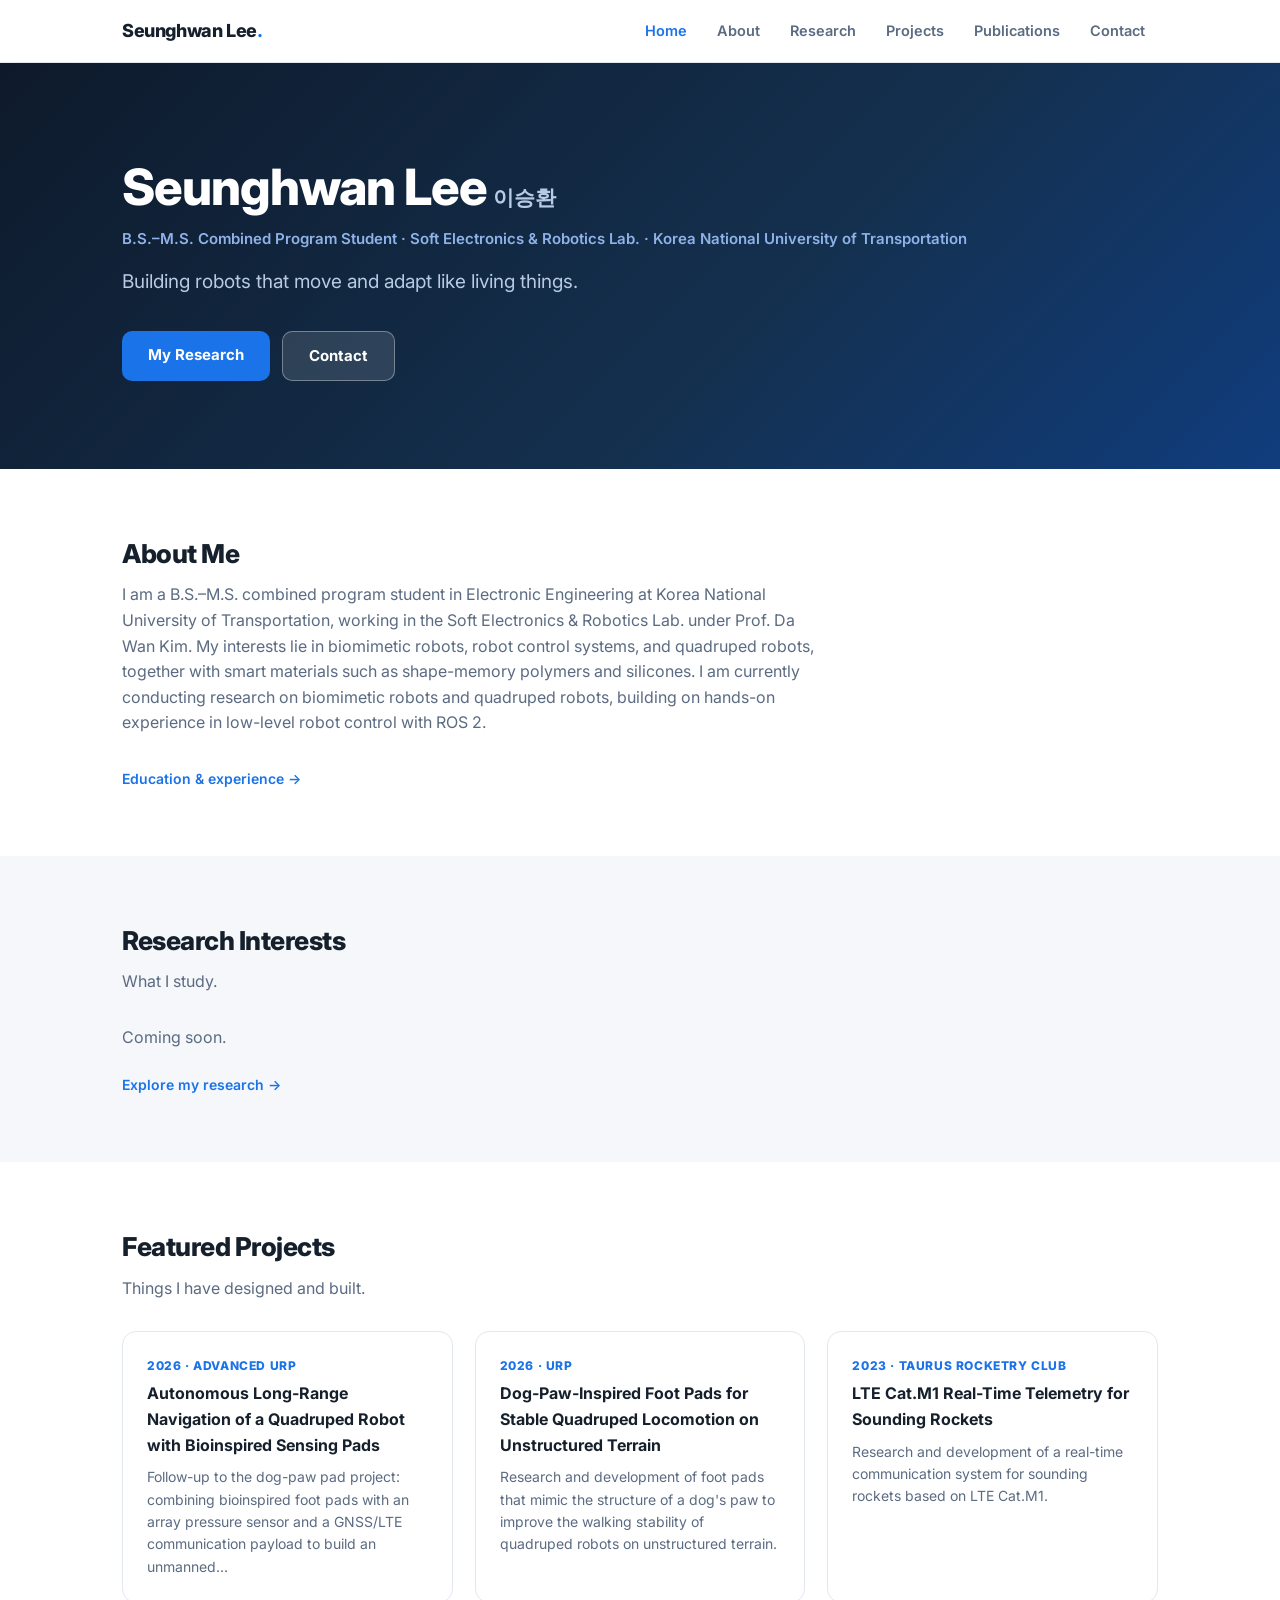
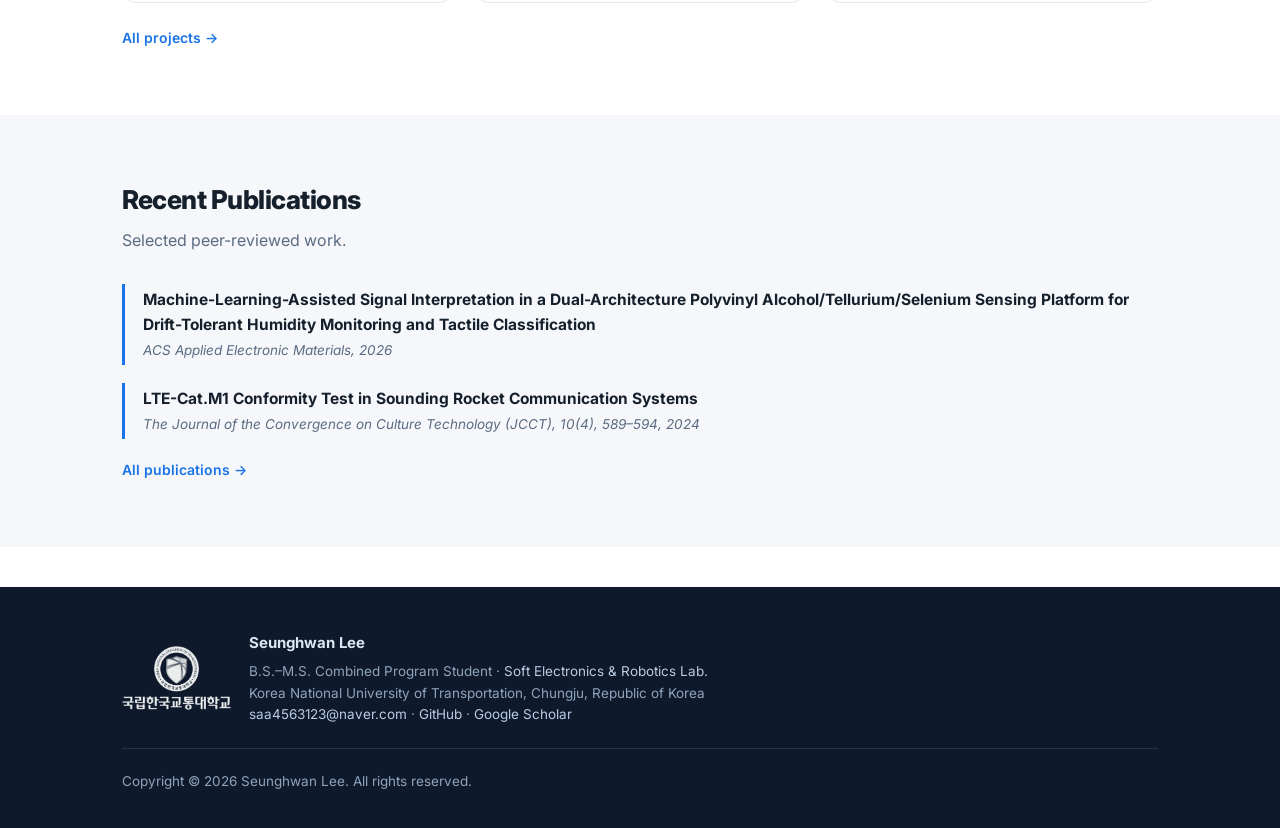
<file: index.html>
<!DOCTYPE html>
<html lang="en">
<head>
<meta charset="UTF-8">
<meta name="viewport" content="width=device-width, initial-scale=1.0">
<title>Seunghwan Lee — Robotics Researcher</title>
<link rel="icon" type="image/svg+xml" href="images/favicon.svg">
<meta name="description" content="Seunghwan Lee — B.S.–M.S. combined program student at the Soft Electronics & Robotics Lab., Korea National University of Transportation. Robot control systems, learning-based legged locomotion, and biomimetic robotics.">
<link rel="preconnect" href="https://fonts.googleapis.com">
<link href="https://fonts.googleapis.com/css2?family=Inter:wght@400;600;700;800&display=swap" rel="stylesheet">
<link rel="stylesheet" href="css/style.css?v=7">
</head>
<body>

<section class="hero">
  <div class="wrap">
    <div>
      <h1>Seunghwan Lee<span class="kor">이승환</span></h1>
      <p class="aff">B.S.–M.S. Combined Program Student · Soft Electronics &amp; Robotics Lab. · Korea National University of Transportation</p>
      <!-- 한두 줄 자기소개 문구 -->
      <p class="tag">Building robots that move and adapt like living things.</p>
      <div class="cta">
        <a class="btn" href="research.html">My Research</a>
        <a class="btn ghost" href="contact.html">Contact</a>
      </div>
    </div>
  </div>
</section>

<section class="sec">
  <div class="wrap">
    <h2>About Me</h2>
    <!-- 자기소개 문단 -->
    <p class="sub">
      I am a B.S.–M.S. combined program student in Electronic Engineering at Korea National University of
      Transportation, working in the Soft Electronics &amp; Robotics Lab. under Prof. Da Wan Kim. My interests lie
      in biomimetic robots, robot control systems, and quadruped robots, together with smart materials such as
      shape-memory polymers and silicones. I am currently conducting research on biomimetic robots and
      quadruped robots, building on hands-on experience in low-level robot control with ROS 2.
    </p>
    <p><a class="more" href="about.html">Education &amp; experience →</a></p>
  </div>
</section>

<section class="sec alt">
  <div class="wrap">
    <h2>Research Interests</h2>
    <p class="sub">What I study.</p>
    <div class="grid c3" id="research-cards"></div>
    <p style="margin-top:22px"><a class="more" href="research.html">Explore my research →</a></p>
  </div>
</section>

<section class="sec">
  <div class="wrap">
    <h2>Featured Projects</h2>
    <p class="sub">Things I have designed and built.</p>
    <div class="grid c3" id="project-cards"></div>
    <p style="margin-top:22px"><a class="more" href="projects.html">All projects →</a></p>
  </div>
</section>

<section class="sec alt">
  <div class="wrap">
    <h2>Recent Publications</h2>
    <p class="sub">Selected peer-reviewed work.</p>
    <div id="recent-pubs"></div>
    <p><a class="more" href="publications.html">All publications →</a></p>
  </div>
</section>

<script src="data/publications.js?v=7"></script>
<script src="data/site-data.js?v=7"></script>
<script src="js/common.js?v=7"></script>
<script>
"use strict";
// 홈 카드 — 모두 data/site-data.js 에서 (연구 분야 앞 3개 · featured 프로젝트 3개 · 최근 논문 3편)
const S = window.SITE;
const soon = `<p style="color:var(--sub)">Coming soon.</p>`;
document.getElementById("research-cards").innerHTML = soon;
if (S.research.length) document.getElementById("research-cards").innerHTML = S.research.slice(0, 3).map((r, i) => `
  <a class="card" href="research.html#research-${i + 1}" style="color:inherit;text-decoration:none">
    ${r.image ? `<img class="fig" src="${encodeURI(r.image)}" alt="${esc(r.title)}" onerror="this.remove()" loading="lazy">` : ""}
    <h3 class="rt">${esc(r.title)}</h3>
    <p>${esc(r.desc)}</p>
  </a>`).join("");

// 홈 카드에는 설명의 첫 문장만 (너무 길면 단어 단위로 자름)
const short = t => { const f = t.split(/(?<=\.)\s/)[0]; return f.length > 170 ? f.slice(0, f.lastIndexOf(" ", 165)) + "…" : f; };
const featured = S.projects.map((p, i) => ({ p, i })).filter(x => x.p.featured).slice(0, 3);
document.getElementById("project-cards").innerHTML = !featured.length ? soon : featured.map(({ p, i }) => `
  <a class="card mini proj" href="projects.html#project-${i + 1}" style="color:inherit;text-decoration:none">
    ${p.image ? `<img class="fig" src="${encodeURI(p.image)}" alt="${esc(p.title)}" onerror="this.remove()" loading="lazy">` : ""}
    ${[p.year, p.program].filter(Boolean).length ? `<div class="meta">${esc([p.year, p.program].filter(Boolean).join(" · "))}</div>` : ""}
    <h3>${esc(p.title)}</h3>
    <p>${esc(short(p.desc))}</p>
  </a>`).join("");

// 최근 논문 3편 = 구글 스칼라 자동 목록 + site-data.js papers 를 합친 것 (js/common.js 의 allPapers)
const pubs = allPapers();
document.getElementById("recent-pubs").innerHTML = pubs.length ? pubs.slice(0, 3).map(w => `
  <div class="recent-pub">
    <div class="t"><a href="${esc(w.link || "publications.html")}"${w.link ? ' target="_blank" rel="noopener"' : ""}
      style="color:inherit">${esc(w.title)}</a></div>
    <div class="v">${[w.venue, w.year].filter(Boolean).map(esc).join(", ")}</div>
  </div>`).join("") : soon;
</script>
</body>
</html>
</file>
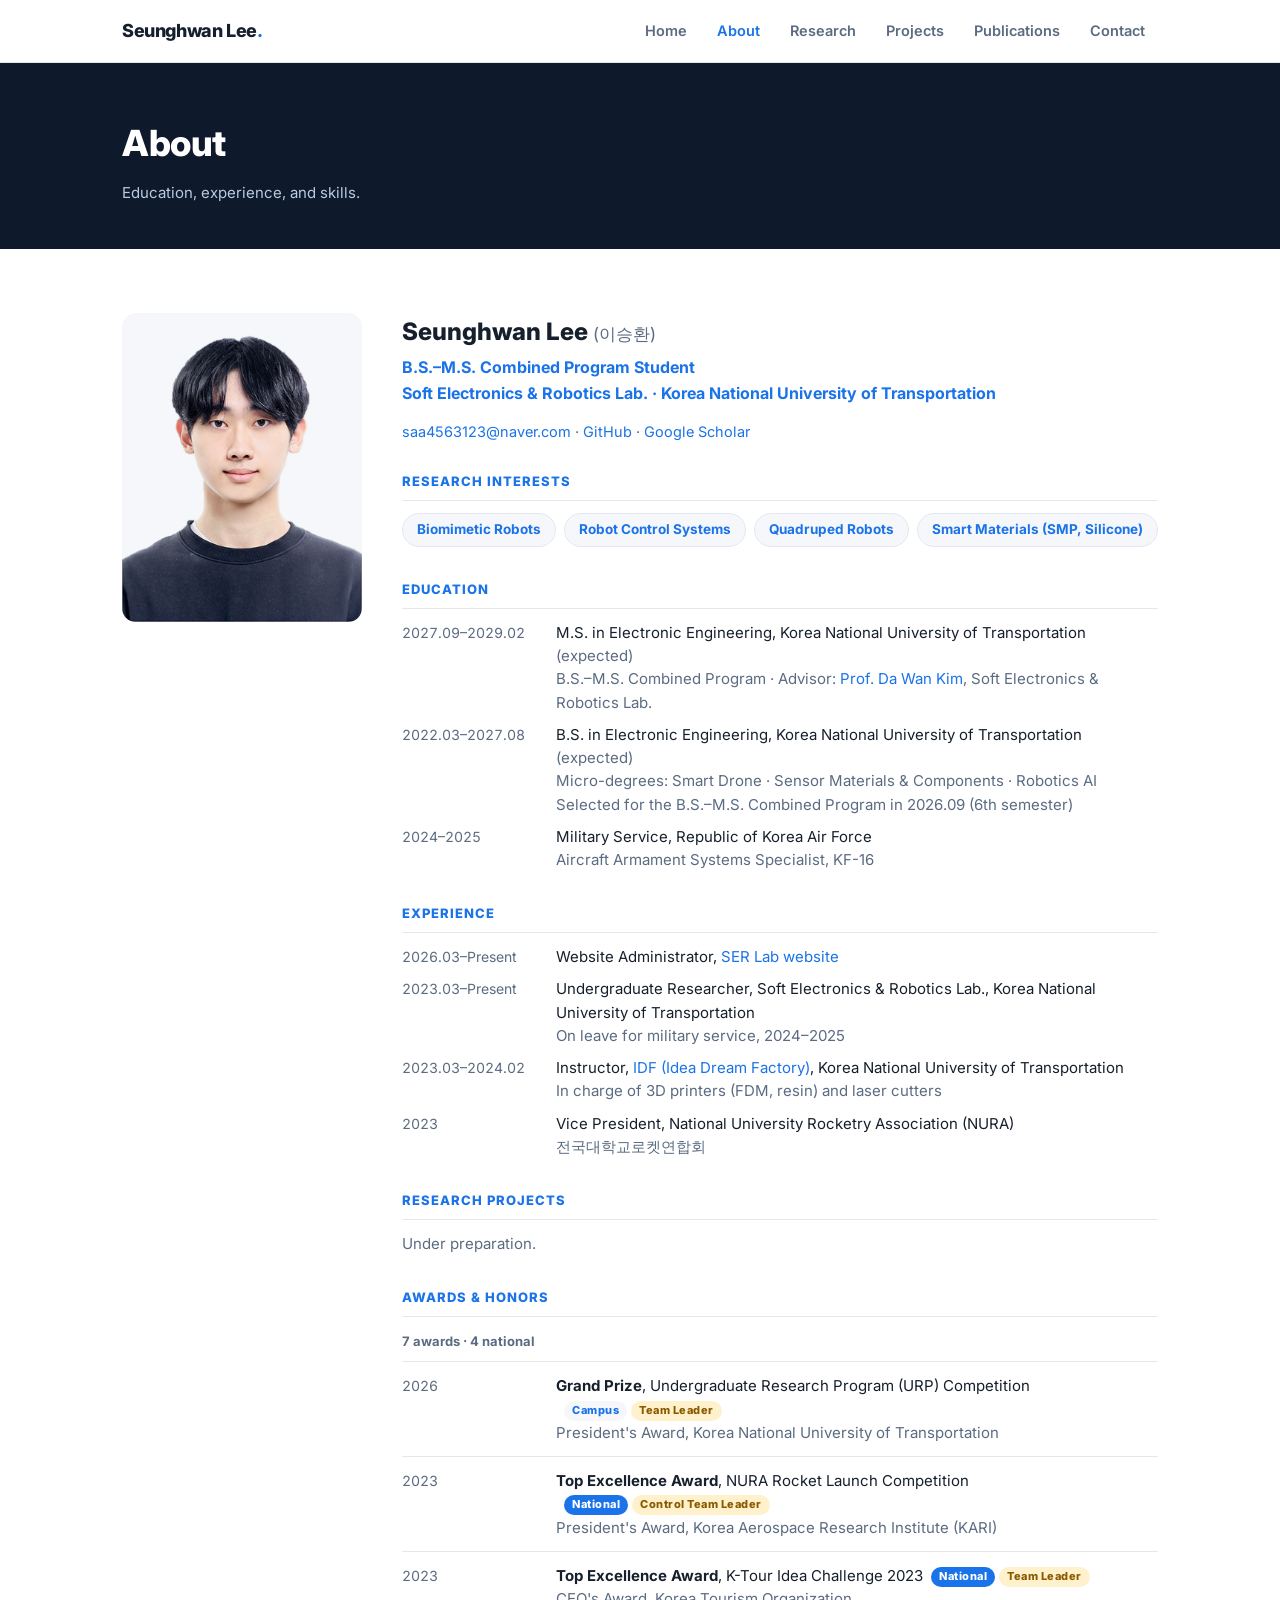
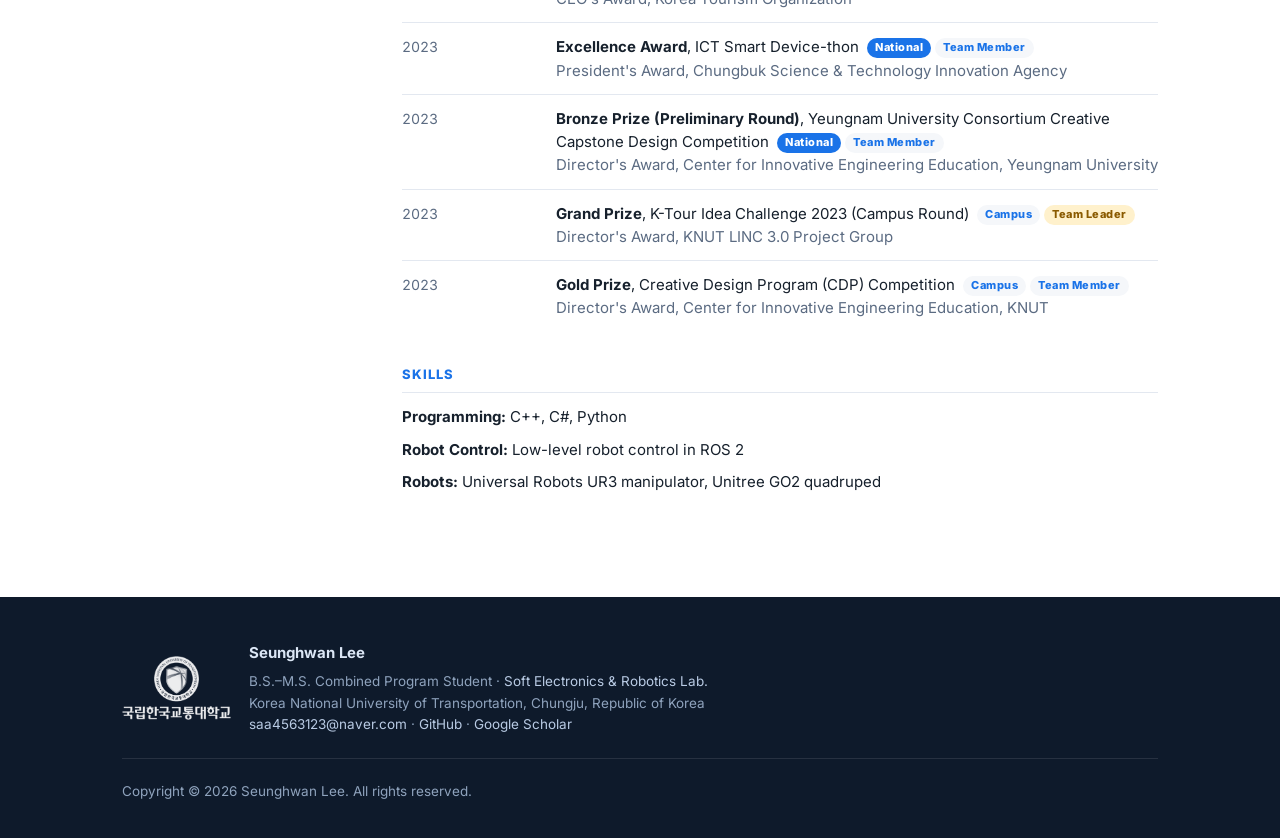
<file: about.html>
<!DOCTYPE html>
<html lang="en">
<head>
<meta charset="UTF-8">
<meta name="viewport" content="width=device-width, initial-scale=1.0">
<title>About — Seunghwan Lee</title>
<link rel="icon" type="image/svg+xml" href="images/favicon.svg">
<link rel="preconnect" href="https://fonts.googleapis.com">
<link href="https://fonts.googleapis.com/css2?family=Inter:wght@400;600;700;800&display=swap" rel="stylesheet">
<link rel="stylesheet" href="css/style.css?v=7">
</head>
<body>

<section class="pagehead">
  <div class="wrap">
    <h1>About</h1>
    <p>Education, experience, and skills.</p>
  </div>
</section>

<section class="sec">
  <div class="wrap">
    <div class="prof">
      <!-- 사진: images/profile.png 를 같은 이름으로 덮어쓰면 교체됩니다 -->
      <img class="photo" src="images/profile.png" alt="Seunghwan Lee"
           onerror="this.outerHTML='<div class=photo>SL</div>'">
      <div>
        <h3>Seunghwan Lee <span style="font-weight:400;color:var(--sub);font-size:17px">(이승환)</span></h3>
        <div class="role">B.S.–M.S. Combined Program Student<br>
          Soft Electronics &amp; Robotics Lab. · Korea National University of Transportation</div>
        <p style="font-size:14.5px;color:var(--sub)">
          <a href="mailto:saa4563123@naver.com">saa4563123@naver.com</a> ·
          <a href="https://github.com/saa4563123" target="_blank" rel="noopener">GitHub</a> ·
          <a href="https://scholar.google.com/citations?user=Gwwt5F8AAAAJ" target="_blank" rel="noopener">Google Scholar</a>
        </p>
        <!-- 항목 추가: <dd class="dated"><time>기간</time><div>내용<br><span>회색 보조 설명</span></div></dd> 한 줄을 복사해서 고치면 됩니다 -->
        <dl>
          <dt>Research Interests</dt>
          <!-- 키워드 하나 = <span class="chip">...</span> -->
          <dd class="kw">
            <span class="chip">Biomimetic Robots</span>
            <span class="chip">Robot Control Systems</span>
            <span class="chip">Quadruped Robots</span>
            <span class="chip">Smart Materials (SMP, Silicone)</span>
          </dd>

          <dt>Education</dt>
          <dd class="dated"><time>2027.09–2029.02</time><div>M.S. in Electronic Engineering, Korea National University of Transportation <span>(expected)</span><br>
            <span>B.S.–M.S. Combined Program · Advisor: <a href="https://www.dawankim.com" target="_blank" rel="noopener">Prof. Da Wan Kim</a>, Soft Electronics &amp; Robotics Lab.</span></div></dd>
          <dd class="dated"><time>2022.03–2027.08</time><div>B.S. in Electronic Engineering, Korea National University of Transportation <span>(expected)</span><br>
            <span>Micro-degrees: Smart Drone · Sensor Materials &amp; Components · Robotics AI</span><br>
            <span>Selected for the B.S.–M.S. Combined Program in 2026.09 (6th semester)</span></div></dd>
          <dd class="dated"><time>2024–2025</time><div>Military Service, Republic of Korea Air Force<br>
            <span>Aircraft Armament Systems Specialist, KF-16</span></div></dd>

          <dt>Experience</dt>
          <dd class="dated"><time>2026.03–Present</time><div>Website Administrator, <a href="https://knut-serl.github.io/" target="_blank" rel="noopener">SER Lab website</a></div></dd>
          <dd class="dated"><time>2023.03–Present</time><div>Undergraduate Researcher, Soft Electronics &amp; Robotics Lab., Korea National University of Transportation<br>
            <span>On leave for military service, 2024–2025</span></div></dd>
          <dd class="dated"><time>2023.03–2024.02</time><div>Instructor, <a href="https://idf.ut.ac.kr" target="_blank" rel="noopener">IDF (Idea Dream Factory)</a>, Korea National University of Transportation<br>
            <span>In charge of 3D printers (FDM, resin) and laser cutters</span></div></dd>
          <dd class="dated"><time>2023</time><div>Vice President, National University Rocketry Association (NURA)<br>
            <span>전국대학교로켓연합회</span></div></dd>

          <dt>Research Projects</dt>
          <dd><span>Under preparation.</span></dd>

          <!-- 수상 목록은 data/site-data.js 의 awards 에서 자동으로 채워집니다 -->
          <dt>Awards &amp; Honors</dt>
          <dd id="awards"><span>To be updated.</span></dd>

          <!-- 학회 발표가 생기면 주석을 풀고 채우세요
          <dt>Presentations</dt>
          <dd class="dated"><time>2027</time><div>Title, Conference, Location</div></dd>
          -->

          <dt>Skills</dt>
          <dd><b>Programming:</b> C++, C#, Python</dd>
          <dd><b>Robot Control:</b> Low-level robot control in ROS 2</dd>
          <dd><b>Robots:</b> Universal Robots UR3 manipulator, Unitree GO2 quadruped</dd>
        </dl>
      </div>
    </div>
  </div>
</section>

<script src="data/site-data.js?v=7"></script>
<script src="js/common.js?v=7"></script>
<script>
"use strict";
// 수상 = data/site-data.js 의 awards (연도 내림차순, 같은 해는 적힌 순서)
const A = window.SITE.awards || [];
if (A.length) {
  const nat = A.filter(a => a.scope === "National").length;
  const rows = [...A].map((a, i) => ({ a, i })).sort((x, y) => y.a.year - x.a.year || x.i - y.i).map(({ a }) => `
    <dd class="dated award-row"><time>${a.year}</time><div>
      <b>${esc(a.prize)}</b>, ${esc(a.event)}<span class="award-tags">${
        a.scope ? `<span class="tag ${a.scope === "National" ? "nat" : ""}">${esc(a.scope)}</span>` : ""}${
        a.role ? `<span class="tag ${/leader/i.test(a.role) ? "lead" : ""}">${esc(a.role)}</span>` : ""}${
        a.image ? `<button class="cert" type="button" data-src="${encodeURI(a.image)}" data-cap="${esc(a.prize + ", " + a.event)}">Certificate</button>` : ""}</span><br>
      <span>${esc(a.by)}</span></div></dd>`).join("");
  document.getElementById("awards").outerHTML =
    `<dd class="award-sum"><span>${A.length} awards · ${nat} national</span></dd>` + rows;

  // 상장 사진 확대 보기 (사진이 있는 항목만)
  const box = document.createElement("div");
  box.className = "lightbox";
  box.innerHTML = `<button class="x" type="button" aria-label="close">✕</button><img alt=""><div class="cap"></div>`;
  document.body.append(box);
  const close = () => box.classList.remove("on");
  box.addEventListener("click", e => { if (e.target === box || e.target.classList.contains("x")) close(); });
  document.addEventListener("keydown", e => { if (e.key === "Escape") close(); });
  document.querySelectorAll(".cert").forEach(b => b.onclick = () => {
    box.querySelector("img").src = b.dataset.src;
    box.querySelector(".cap").textContent = b.dataset.cap;
    box.classList.add("on");
  });
}
</script>
</body>
</html>
</file>
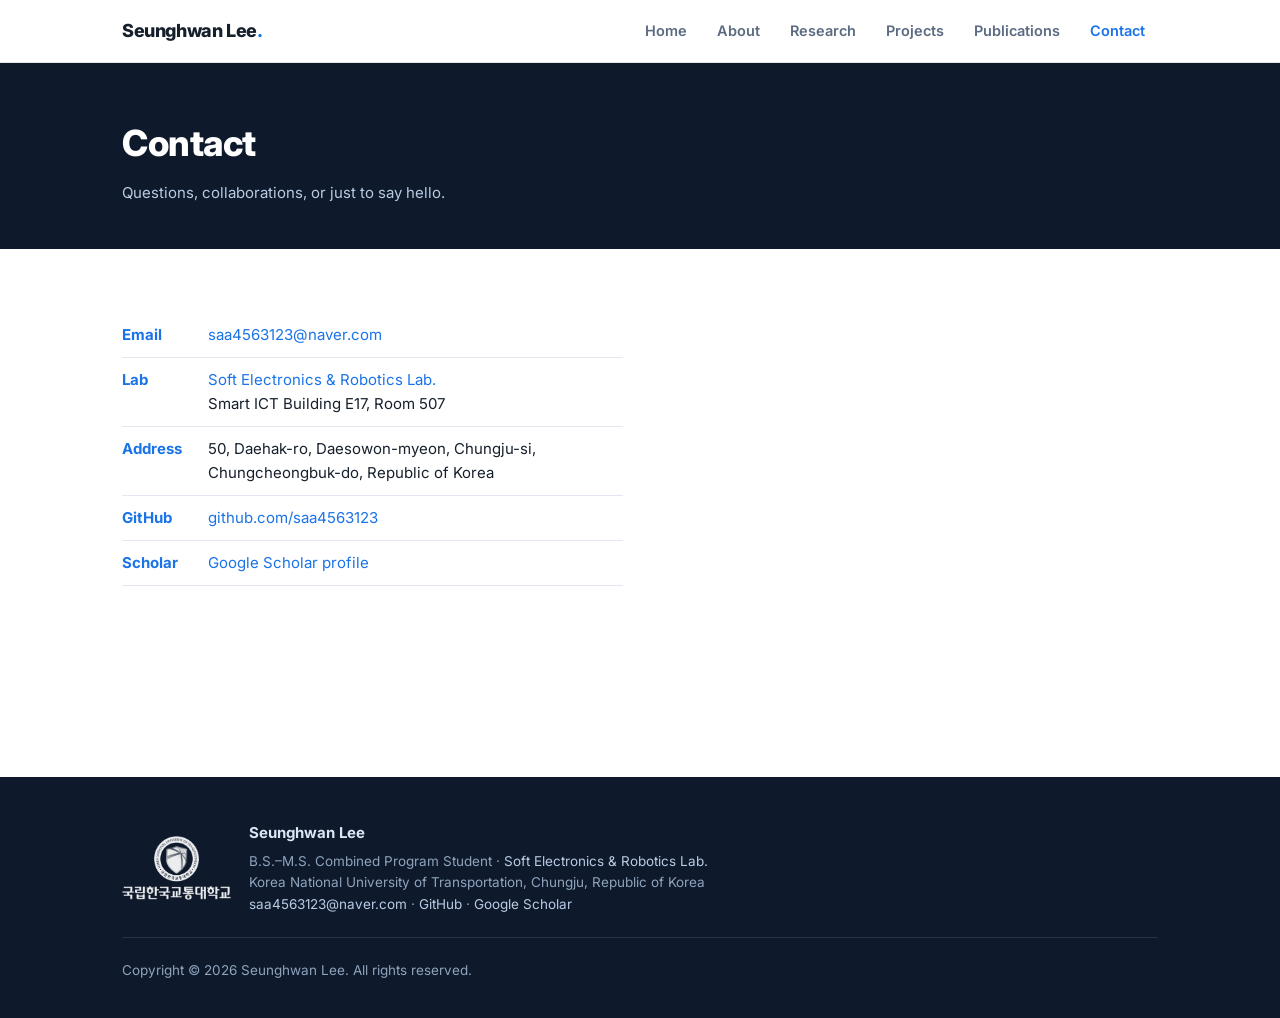
<file: contact.html>
<!DOCTYPE html>
<html lang="en">
<head>
<meta charset="UTF-8">
<meta name="viewport" content="width=device-width, initial-scale=1.0">
<title>Contact — Seunghwan Lee</title>
<link rel="icon" type="image/svg+xml" href="images/favicon.svg">
<link rel="preconnect" href="https://fonts.googleapis.com">
<link href="https://fonts.googleapis.com/css2?family=Inter:wght@400;600;700;800&display=swap" rel="stylesheet">
<link rel="stylesheet" href="css/style.css?v=7">
</head>
<body>

<section class="pagehead">
  <div class="wrap">
    <h1>Contact</h1>
    <p>Questions, collaborations, or just to say hello.</p>
  </div>
</section>

<section class="sec">
  <div class="wrap">
    <div class="contact-grid">
      <div>
        <ul class="clist">
          <li><b>Email</b><span><a href="mailto:saa4563123@naver.com">saa4563123@naver.com</a></span></li>
          <li><b>Lab</b><span><a href="https://knut-serl.github.io/" target="_blank" rel="noopener">Soft Electronics &amp; Robotics Lab.</a><br>
            Smart ICT Building E17, Room 507</span></li>
          <li><b>Address</b><span>50, Daehak-ro, Daesowon-myeon, Chungju-si,<br>
            Chungcheongbuk-do, Republic of Korea</span></li>
          <li><b>GitHub</b><span><a href="https://github.com/saa4563123" target="_blank" rel="noopener">github.com/saa4563123</a></span></li>
          <li><b>Scholar</b><span><a href="https://scholar.google.com/citations?user=Gwwt5F8AAAAJ" target="_blank" rel="noopener">Google Scholar profile</a></span></li>
        </ul>
      </div>
      <!-- 지도: 구글 지도 → 공유 → "지도 퍼가기"의 src 주소를 아래 src 에 붙여 넣으면 됩니다 -->
      <iframe title="map" loading="lazy" allowfullscreen referrerpolicy="strict-origin-when-cross-origin"
        src="https://www.google.com/maps/embed?pb=!1m5!3m3!1m2!1s0x3564858366b07ccf%3A0x550eac9b7d37388e!2z7ZWc6rWt6rWQ7Ya164yA7ZWZ6rWQIOyKpOuniO2KuElDVOq0gCAoRTE3KQ!5e0!3m2!1sko!2skr!4v1788698042778!5m2!1sko!2skr"></iframe>
    </div>
  </div>
</section>

<script src="data/site-data.js?v=7"></script>
<script src="js/common.js?v=7"></script>
</body>
</html>
</file>
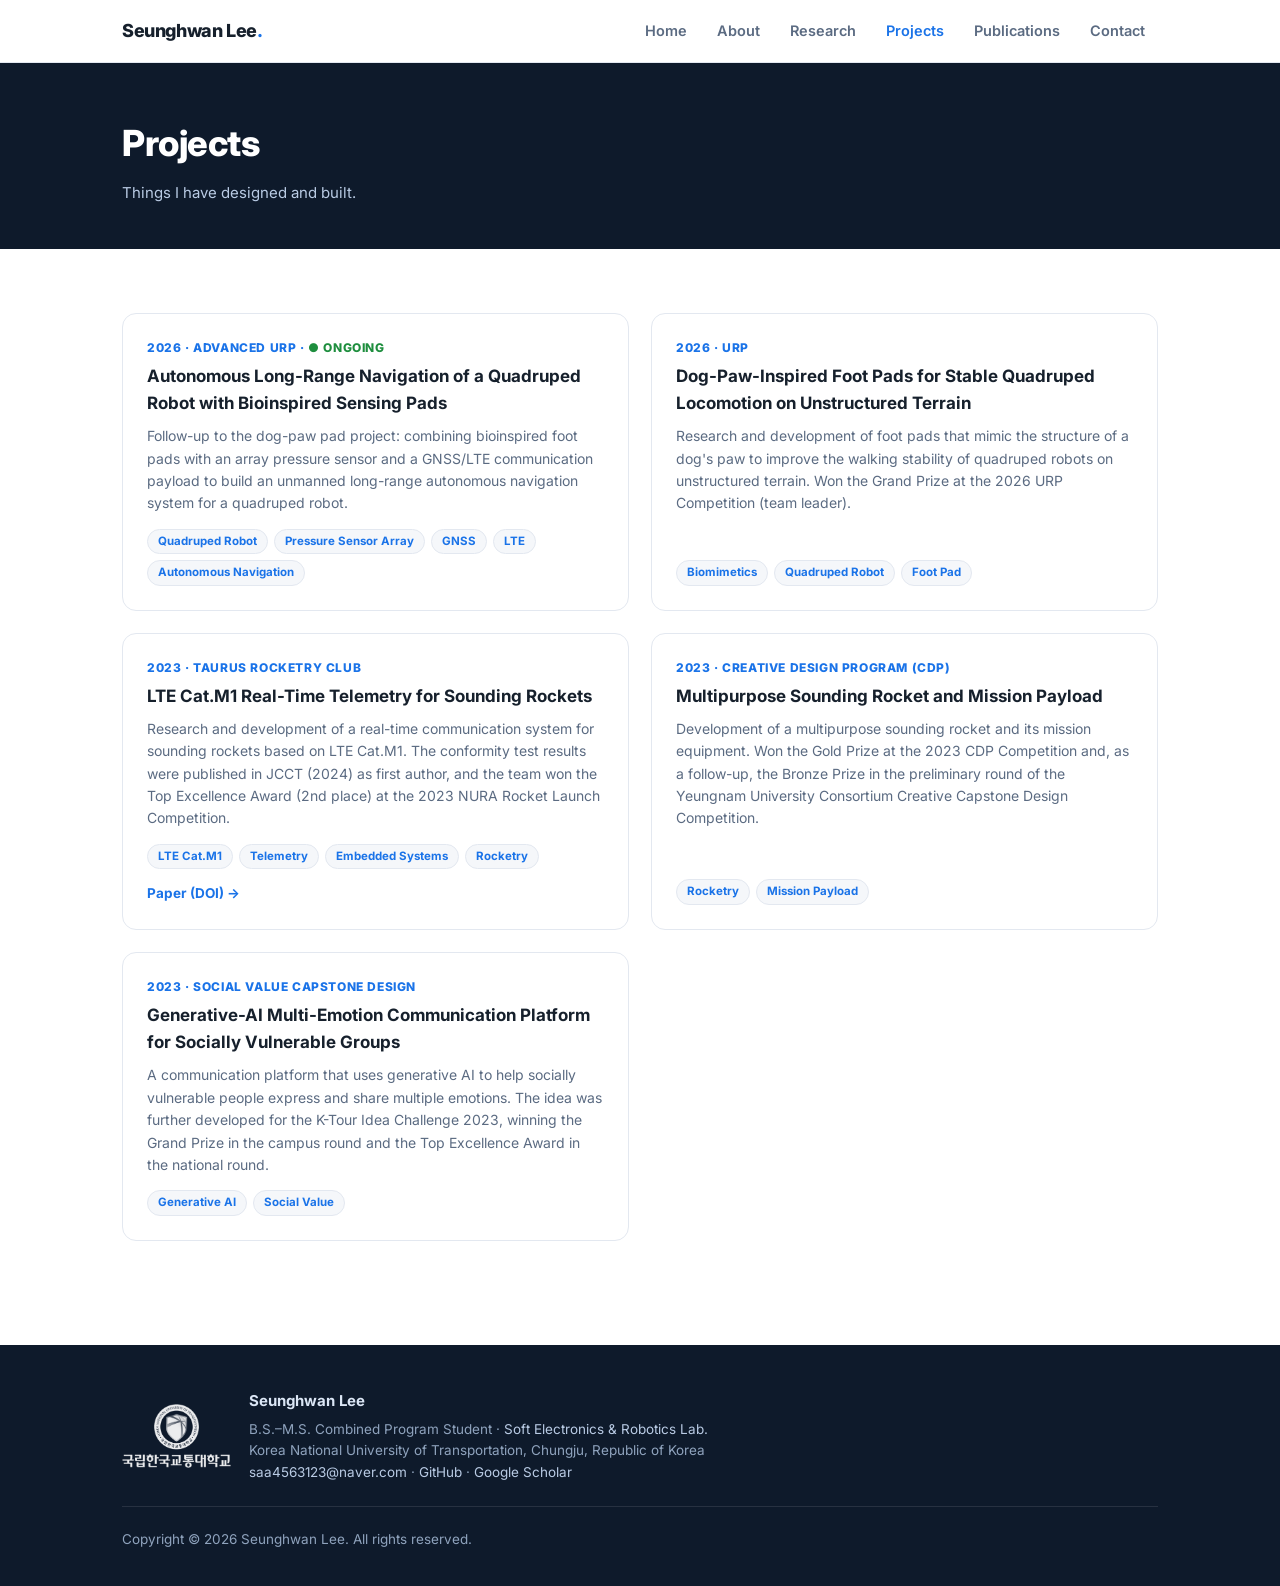
<file: projects.html>
<!DOCTYPE html>
<html lang="en">
<head>
<meta charset="UTF-8">
<meta name="viewport" content="width=device-width, initial-scale=1.0">
<title>Projects — Seunghwan Lee</title>
<link rel="icon" type="image/svg+xml" href="images/favicon.svg">
<link rel="preconnect" href="https://fonts.googleapis.com">
<link href="https://fonts.googleapis.com/css2?family=Inter:wght@400;600;700;800&display=swap" rel="stylesheet">
<link rel="stylesheet" href="css/style.css?v=7">
</head>
<body>

<section class="pagehead">
  <div class="wrap">
    <h1>Projects</h1>
    <p>Things I have designed and built.</p>
  </div>
</section>

<section class="sec">
  <div class="wrap">
    <div class="grid c2" id="project-list"></div>
  </div>
</section>

<script src="data/site-data.js?v=7"></script>
<script src="js/common.js?v=7"></script>
<script>
"use strict";
// 프로젝트 = data/site-data.js 의 projects 목록 (적힌 순서대로)
const list = window.SITE.projects;
document.getElementById("project-list").innerHTML = list.length
  ? list.map(projectCard).join("")
  : '<p style="color:var(--sub)">Projects coming soon.</p>';
if (location.hash) document.querySelector(location.hash)?.scrollIntoView();
</script>
</body>
</html>
</file>
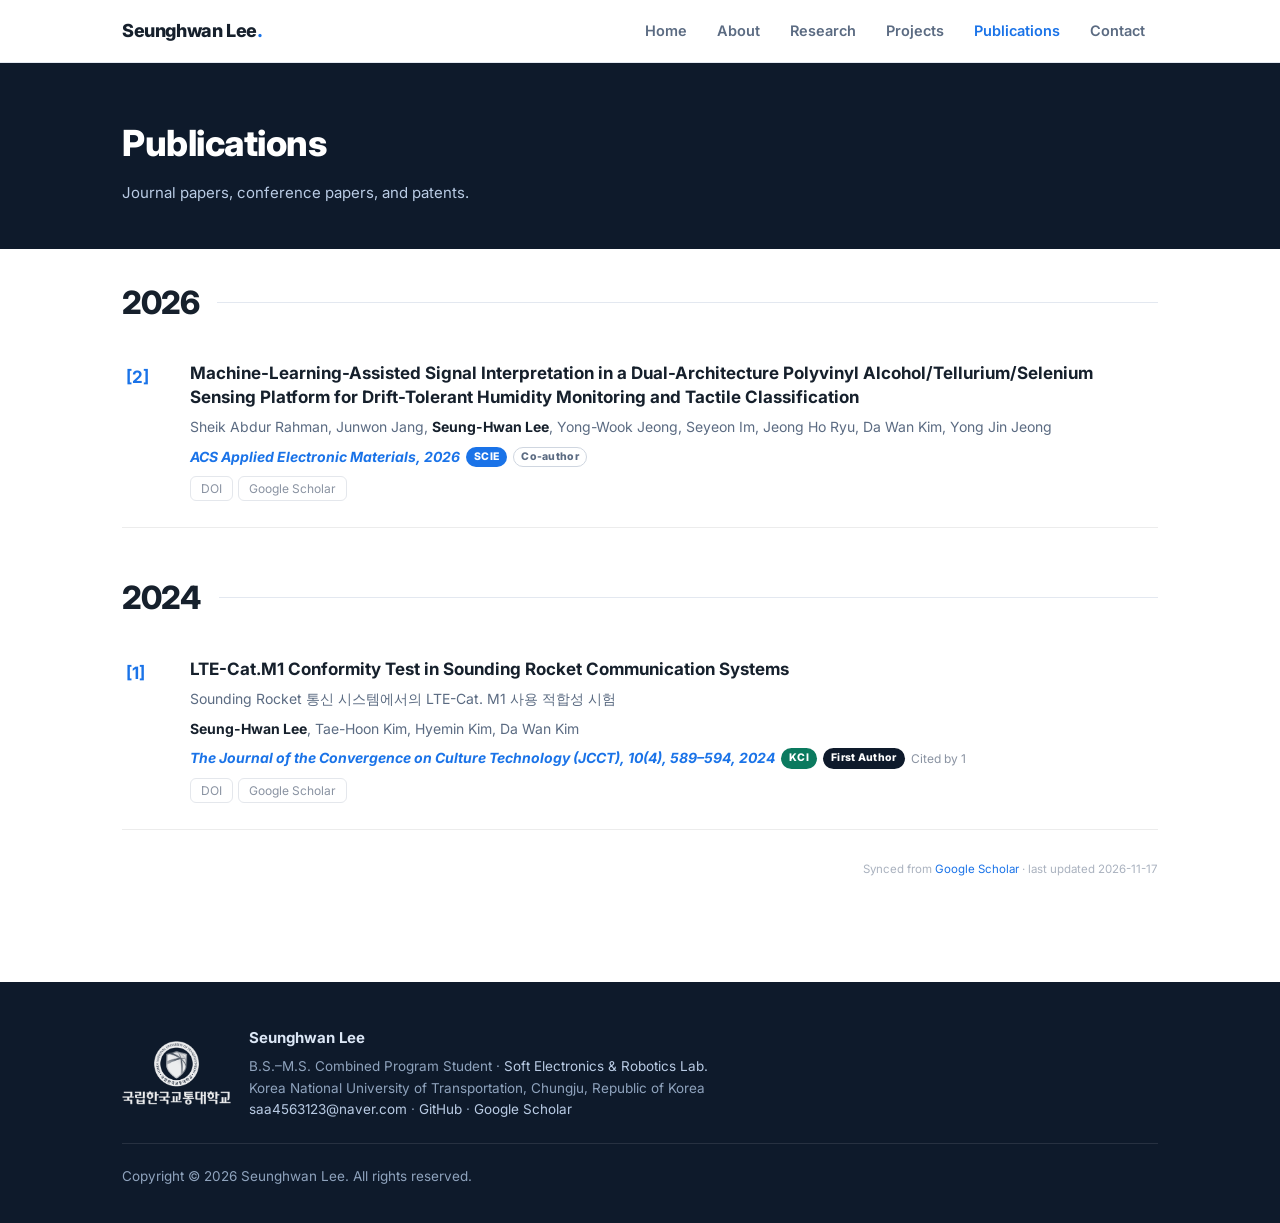
<file: publications.html>
<!DOCTYPE html>
<html lang="en">
<head>
<meta charset="UTF-8">
<meta name="viewport" content="width=device-width, initial-scale=1.0">
<title>Publications — Seunghwan Lee</title>
<link rel="icon" type="image/svg+xml" href="images/favicon.svg">
<link rel="preconnect" href="https://fonts.googleapis.com">
<link href="https://fonts.googleapis.com/css2?family=Inter:wght@400;600;700;800&display=swap" rel="stylesheet">
<link rel="stylesheet" href="css/style.css?v=7">
</head>
<body>

<section class="pagehead">
  <div class="wrap">
    <h1>Publications</h1>
    <p>Journal papers, conference papers, and patents.</p>
  </div>
</section>

<section class="sec" style="padding-top:20px">
  <div class="wrap pubw">
    <div id="pub-list"></div>
    <div id="pat-list"></div>
  </div>
</section>

<!-- publications.js = 구글 스칼라에서 매일 자동으로 받아 오는 목록 (직접 고치지 않음) -->
<script src="data/publications.js?v=7"></script>
<script src="data/site-data.js?v=7"></script>
<script src="js/common.js?v=7"></script>
<script>
"use strict";
// 논문 = 구글 스칼라 자동 목록 + data/site-data.js 의 papers (합치는 규칙은 js/common.js 의 allPapers)
// 특허 = data/site-data.js 의 patents. 번호는 오래된 것부터 1
const S = window.SITE;
const P = allPapers();
const total = P.length;
const byYear = {};
P.forEach((w, i) => { w._no = total - i; (byYear[w.year || "—"] ??= []).push(w); });
const years = Object.keys(byYear).sort((a, b) => (+b || 0) - (+a || 0));

const ext = u => `href="${esc(u)}" target="_blank" rel="noopener"`;
const item = w => {
  const main = w.link || w.scholarUrl;
  const quick = [
    w.link && `<a ${ext(w.link)}>${/doi\.org/.test(w.link) ? "DOI" : "Link"}</a>`,
    w.scholarUrl && `<a ${ext(w.scholarUrl)}>Google Scholar</a>`
  ].filter(Boolean).join("");
  const cites = w.cites
    ? (w.citesUrl ? `<a class="cites" ${ext(w.citesUrl)}>Cited by ${w.cites}</a>` : `<span class="cites">Cited by ${w.cites}</span>`)
    : "";
  return `
  <div class="item">
    <div class="num">[${w._no}]</div>
    <div>
      <div class="title">${main ? `<a ${ext(main)}>${esc(w.title)}</a>` : esc(w.title)}</div>
      ${w.titleKo ? `<div class="authors">${esc(w.titleKo)}</div>` : ""}
      <div class="authors">${boldMe(w.authors)}</div>
      <div class="venue">${[w.venue, w.year].filter(Boolean).map(esc).join(", ")}
        ${paperBadges(w)}${cites}</div>
      ${quick ? `<div class="quick">${quick}</div>` : ""}
    </div>
  </div>`;
};

const SC = window.SCHOLAR;
document.getElementById("pub-list").innerHTML = total
  ? years.map(y => `<div class="yearhead"><b>${y}</b></div>${byYear[y].map(item).join("")}`).join("") +
    (SC ? `<div class="credit">Synced from <a ${ext(SC.profile)}>Google Scholar</a> · last updated ${esc(SC.updated)}</div>` : "")
  : '<div class="state">Publications coming soon.</div>';

if (S.patents.length) document.getElementById("pat-list").innerHTML =
  `<div class="yearhead"><b>Patents</b></div>` +
  S.patents.map((p, i) => `
    <div class="pat-item">
      <div class="num">[${S.patents.length - i}]</div>
      <div>
        <h3>${esc(p.title)}</h3>
        <p>${boldMe(p.inventors || "")}</p>
        <p>${[p.country, p.number, p.year].filter(Boolean).map(esc).join(" · ")}</p>
      </div>
    </div>`).join("");
</script>
</body>
</html>
</file>
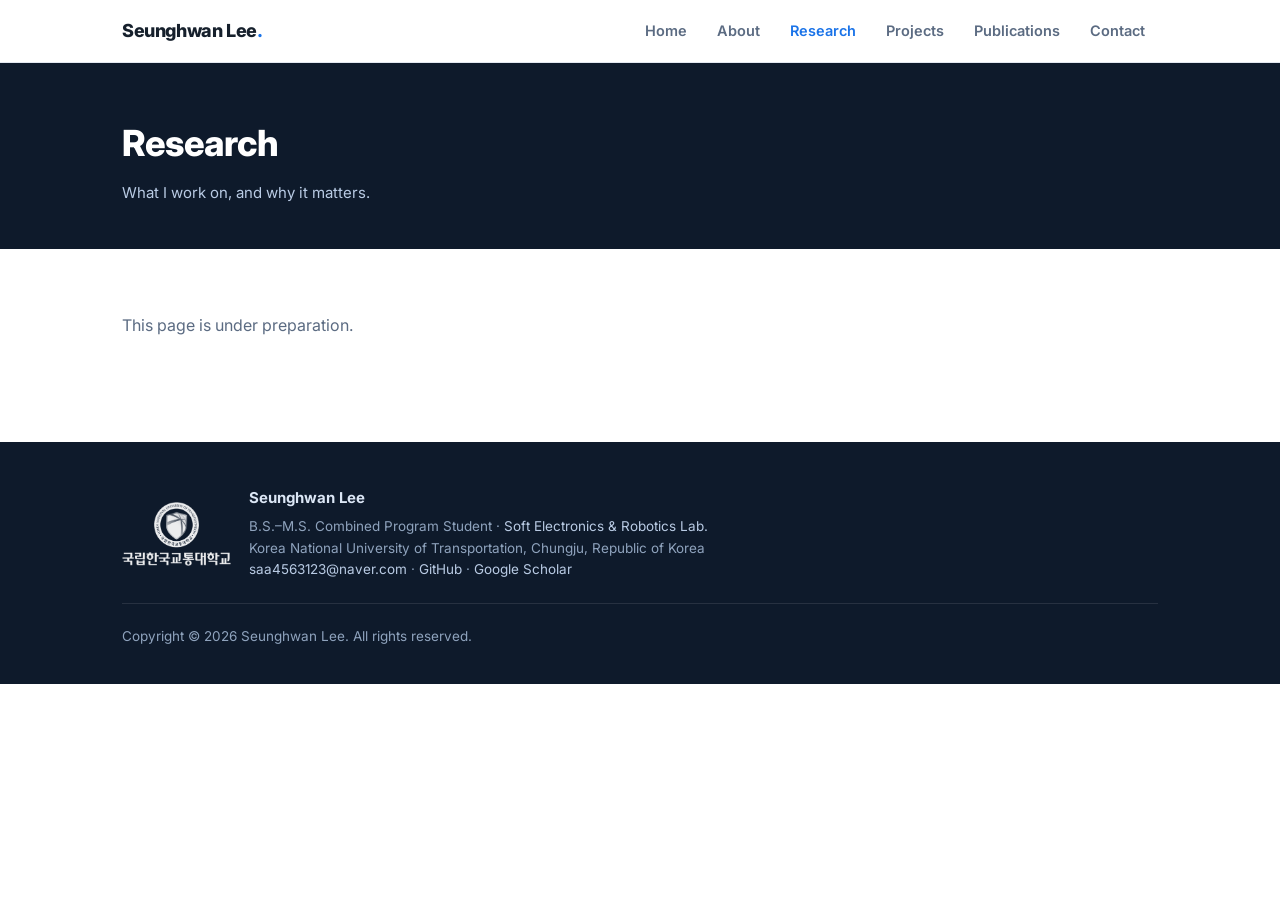
<file: research.html>
<!DOCTYPE html>
<html lang="en">
<head>
<meta charset="UTF-8">
<meta name="viewport" content="width=device-width, initial-scale=1.0">
<title>Research — Seunghwan Lee</title>
<link rel="icon" type="image/svg+xml" href="images/favicon.svg">
<link rel="preconnect" href="https://fonts.googleapis.com">
<link href="https://fonts.googleapis.com/css2?family=Inter:wght@400;600;700;800&display=swap" rel="stylesheet">
<link rel="stylesheet" href="css/style.css?v=7">
</head>
<body>

<section class="pagehead">
  <div class="wrap">
    <h1>Research</h1>
    <p>What I work on, and why it matters.</p>
  </div>
</section>

<section class="sec">
  <div class="wrap" id="research-list"></div>
</section>

<script src="data/site-data.js?v=7"></script>
<script src="js/common.js?v=7"></script>
<script>
"use strict";
// 연구 분야 = data/site-data.js 의 research 목록 (적힌 순서대로)
const list = window.SITE.research;
document.getElementById("research-list").innerHTML = list.length
  ? list.map(researchRow).join("")
  : '<p style="color:var(--sub)">This page is under preparation.</p>';
if (location.hash) document.querySelector(location.hash)?.scrollIntoView();
</script>
</body>
</html>
</file>
<file: css/style.css>
/* ============================================================
   Seunghwan Lee — 개인 연구자 사이트 공용 스타일시트 (SER Lab 사이트와 같은 디자인)
   색상·폰트를 바꾸려면 아래 :root 변수만 수정하면 전체에 반영됩니다.
   ============================================================ */
:root {
  --ink: #16202c;          /* 본문 글자색 */
  --sub: #5b6b82;          /* 보조 글자색 */
  --accent: #1a73e8;       /* 포인트 색 (링크·버튼·배지) */
  --accent-dark: #0d47a1;
  --navy: #0e1a2b;         /* 헤더·히어로 배경 */
  --line: #e3e8f0;
  --bg: #ffffff;
  --soft: #f5f7fa;
  --maxw: 1080px;
}
* { margin: 0; padding: 0; box-sizing: border-box; }
html { scroll-behavior: smooth; }
body {
  font-family: "Inter", "Segoe UI", "Apple SD Gothic Neo", "Malgun Gothic", sans-serif;
  color: var(--ink); background: var(--bg); line-height: 1.6; font-size: 16px;
}
a { color: var(--accent); text-decoration: none; }
a:hover { text-decoration: underline; }
img { max-width: 100%; }
.wrap { max-width: var(--maxw); margin: 0 auto; padding: 0 22px; }

/* ---------- 상단 내비게이션 ---------- */
.nav {
  position: sticky; top: 0; z-index: 50; background: rgba(255,255,255,0.96);
  backdrop-filter: blur(8px); border-bottom: 1px solid var(--line);
}
.nav .in {
  max-width: var(--maxw); margin: 0 auto; padding: 0 22px;
  display: flex; align-items: center; gap: 26px; height: 62px;
}
.nav .logo img { height: 38px; display: block; }
.nav .logo:hover { text-decoration: none; }
.nav .in > ul { list-style: none; display: flex; gap: 4px; margin-left: auto; }
.nav li { position: relative; }
.nav li a {
  display: block; padding: 8px 13px; font-size: 14.5px; font-weight: 600;
  color: var(--sub); border-radius: 8px; white-space: nowrap;
}
.nav li a:hover { color: var(--accent); background: var(--soft); text-decoration: none; }
.nav li a.on { color: var(--accent); }
/* 드롭다운 하위 메뉴 */
.nav ul.sub {
  display: none; position: absolute; top: 100%; left: 0; list-style: none;
  background: #fff; border: 1px solid var(--line); border-radius: 12px;
  padding: 6px; min-width: 172px; box-shadow: 0 10px 28px rgba(20,40,80,0.12);
}
.nav li:hover > ul.sub, .nav li:focus-within > ul.sub { display: block; }
.nav .burger { display: none; margin-left: auto; background: none; border: none; font-size: 24px; cursor: pointer; color: var(--ink); }
@media (max-width: 860px) {
  .nav .in > ul {
    display: none; position: absolute; top: 62px; left: 0; right: 0;
    background: #fff; border-bottom: 1px solid var(--line);
    flex-direction: column; padding: 10px 16px 16px;
  }
  .nav .in > ul.open { display: flex; }
  .nav .burger { display: block; }
  /* 모바일에서는 하위 메뉴를 항상 펼쳐서 들여쓰기로 표시 */
  .nav ul.sub {
    display: block; position: static; border: none; box-shadow: none;
    padding: 0 0 0 16px; min-width: 0;
  }
}

/* ---------- 히어로 (홈) ---------- */
.hero {
  background: linear-gradient(135deg, var(--navy) 0%, #14304f 60%, #0d47a1 130%);
  color: #fff; padding: 96px 0 88px;
}
.hero h1 { font-size: clamp(30px, 5vw, 50px); font-weight: 800; letter-spacing: -1px; line-height: 1.15; }
.hero .tag { margin-top: 16px; font-size: clamp(15px, 2vw, 19px); color: #b9cbe4; max-width: 640px; }
.hero .cta { margin-top: 34px; display: flex; gap: 12px; flex-wrap: wrap; }
.btn {
  display: inline-block; padding: 12px 26px; border-radius: 10px; font-weight: 700;
  font-size: 15px; background: var(--accent); color: #fff;
}
.btn:hover { background: var(--accent-dark); text-decoration: none; }
.btn.ghost { background: rgba(255,255,255,0.12); border: 1px solid rgba(255,255,255,0.35); }
.btn.ghost:hover { background: rgba(255,255,255,0.22); }

/* ---------- 페이지 머리글 (서브페이지) ---------- */
.pagehead { background: var(--navy); color: #fff; padding: 52px 0 44px; }
.pagehead h1 { font-size: clamp(26px, 4vw, 36px); font-weight: 800; letter-spacing: -0.5px; }
.pagehead p { margin-top: 8px; color: #b9cbe4; font-size: 15px; }

/* ---------- 공통 섹션 ---------- */
.sec { padding: 64px 0; }
.sec.alt { background: var(--soft); }
.sec h2 { font-size: 26px; font-weight: 800; letter-spacing: -0.5px; margin-bottom: 8px; }
.sec .sub { color: var(--sub); margin-bottom: 30px; max-width: 700px; }
.sec .more { font-weight: 600; font-size: 14px; }

/* ---------- 카드 그리드 ---------- */
.grid { display: grid; gap: 22px; }
.grid.c2 { grid-template-columns: repeat(2, 1fr); }
.grid.c3 { grid-template-columns: repeat(3, 1fr); }
.grid.c4 { grid-template-columns: repeat(4, 1fr); }
@media (max-width: 860px) { .grid.c3, .grid.c4 { grid-template-columns: repeat(2, 1fr); } }
@media (max-width: 560px) { .grid.c2, .grid.c3, .grid.c4 { grid-template-columns: 1fr; } }
.card {
  background: #fff; border: 1px solid var(--line); border-radius: 14px;
  padding: 24px; transition: box-shadow 0.18s, transform 0.18s;
}
.card:hover { box-shadow: 0 8px 26px rgba(20,40,80,0.10); transform: translateY(-2px); }
.card h3 { font-size: 17px; font-weight: 700; margin-bottom: 8px; }
.card p { font-size: 14px; color: var(--sub); }
.card .ico { font-size: 30px; margin-bottom: 12px; }
.card img.fig {
  width: 100%; height: auto; display: block; border-radius: 10px;
  background: #fff; margin-bottom: 14px;   /* 원본 비율 그대로 — 잘리지 않음 */
}

/* ---------- 연구 분야 (Research 페이지: 좌측 이미지 + 우측 제목·요약) ---------- */
.rrow {
  display: grid; grid-template-columns: 290px 1fr; gap: 34px; align-items: start;
  padding: 28px 0; border-bottom: 1px solid var(--line);
}
.rrow:first-child { padding-top: 0; }
.rrow:last-child { border-bottom: 0; }
.rrow img {
  width: 100%; height: auto; display: block; border-radius: 14px;
  background: #fff; border: 1px solid var(--line);
}
.rrow h3 { font-size: 23px; font-weight: 800; margin-bottom: 10px; }
.rrow p { font-size: 16.5px; color: var(--sub); line-height: 1.8; }
@media (max-width: 760px) { .rrow { grid-template-columns: 1fr; gap: 14px; } }
/* 홈 화면 연구 카드의 제목 */
.card h3.rt { font-size: 16px; font-weight: 700; margin-bottom: 6px; }


/* ---------- 프로필 (About 페이지) ---------- */
.prof { display: grid; grid-template-columns: 240px 1fr; gap: 40px; align-items: start; }
@media (max-width: 720px) { .prof { grid-template-columns: 1fr; } }
.prof .photo {
  width: 100%; height: auto; display: block; border-radius: 14px; background: var(--soft);   /* 사진은 원본 비율 그대로  */
}
/* 사진(.jpg/.png)이 모두 없을 때 대신 표시되는 이니셜 — img 가 div 로 교체됨 */
.prof div.photo {
  aspect-ratio: 3/4; display: flex; align-items: center; justify-content: center;
  font-size: 56px; font-weight: 800; color: #b9c7da;
}
.prof h3 { font-size: 24px; font-weight: 800; }
.prof .role { color: var(--accent); font-weight: 700; margin: 4px 0 14px; }
.prof dl { margin-top: 28px; }
.prof dt {
  font-size: 13px; font-weight: 800; color: var(--accent); text-transform: uppercase;
  letter-spacing: 1px; margin: 32px 0 12px; padding-bottom: 8px; border-bottom: 1px solid var(--line);
}
.prof dt:first-child { margin-top: 0; }
.prof dd { font-size: 15px; line-height: 1.55; color: var(--ink); margin-left: 0; padding-left: 0; }
.prof dd + dd { margin-top: 9px; }
.prof dd.lead { font-size: 16.5px; line-height: 1.65; }              /* 연구 분야 소개 문단 */
.prof dd span { color: var(--sub); }                                  /* 보조 설명(학위 논문 제목 등)은 회색 */
.prof dd b { font-weight: 700; }
/* 역할 꼬리표: <span class="tag">PI</span> */
.prof dd .tag {
  display: inline-block; padding: 1px 8px 2px; border-radius: 20px; margin-left: 6px; vertical-align: 2px;
  font-size: 11px; font-weight: 800; letter-spacing: 0.5px; background: var(--soft); color: var(--accent); white-space: nowrap;
}
/* 연도가 있는 항목: 왼쪽 연도 칸(회색) + 오른쪽 내용. <dd class="dated"><time>연도</time><div>내용</div></dd> */
.prof dd.dated { display: grid; grid-template-columns: 136px 1fr; gap: 0 18px; }
.prof dd.dated time { color: var(--sub); font-size: 14px; padding-top: 1px; font-variant-numeric: tabular-nums; white-space: nowrap; }
.prof dd.dated > div { min-width: 0; }
@media (max-width: 560px) {
  .prof dd.dated { grid-template-columns: 1fr; }
  .prof dd.dated time { font-size: 13px; padding-top: 0; }
  .prof dd.dated + dd.dated { margin-top: 12px; }
}


/* ---------- 연락처 ---------- */
.contact-grid { display: grid; grid-template-columns: 1fr 1fr; gap: 34px; align-items: start; }
@media (max-width: 820px) { .contact-grid { grid-template-columns: 1fr; } }
.contact-grid iframe { width: 100%; height: 360px; border: 0; border-radius: 14px; }
.clist { list-style: none; }
.clist li { padding: 10px 0; border-bottom: 1px solid var(--line); font-size: 15px; display: flex; gap: 12px; }
.clist li b { min-width: 74px; color: var(--accent); }


/* ---------- 논문 위젯 (publications.html) ---------- */
.pubw .yearhead { display: flex; align-items: center; gap: 18px; margin: 44px 0 8px; }
.pubw .yearhead:first-child { margin-top: 8px; }
.pubw .yearhead b { font-size: 32px; font-weight: 800; letter-spacing: -1px; }
.pubw .yearhead::after { content: ""; flex: 1; height: 1px; background: var(--line); }
.pubw .item {
  display: grid; grid-template-columns: 44px 1fr; gap: 20px;
  padding: 26px 4px; border-bottom: 1px solid #ececec; align-items: start;
}
.pubw .item.hasimg { grid-template-columns: 44px 104px 1fr; }
.pubw .num { color: var(--accent); font-weight: 700; font-size: 17px; padding-top: 2px; }
.pubw .thumb { width: 104px; height: 104px; border-radius: 8px; background: var(--soft); overflow: hidden; }
.pubw .thumb img { width: 100%; height: 100%; object-fit: cover; }
.pubw .title { font-size: 17px; font-weight: 700; line-height: 1.4; }
.pubw .title a { color: var(--ink); }
.pubw .title a:hover { color: var(--accent); text-decoration: none; }
.pubw .authors { margin-top: 7px; font-size: 14px; color: var(--sub); }
.pubw .authors b { color: var(--ink); }
.pubw .venue {
  margin-top: 7px; font-size: 14px; font-weight: 700; font-style: italic; color: var(--accent);
  display: flex; flex-wrap: wrap; gap: 6px; align-items: center;
}
.pubw .bdg {
  font-style: normal; font-size: 10.5px; font-weight: 800; letter-spacing: 0.3px;
  padding: 2px 8px; border-radius: 99px; color: #fff; white-space: nowrap;
}
.pubw .bdg.if { background: #c0392b; }
.pubw .bdg.top { background: #8f6400; }      /* 상위 저널 (JCR Q1) — 금색, 흰 글자가 읽히도록 어둡게 */
.pubw .bdg.man { background: #34495e; }      /* 그 밖에 직접 적은 배지 */
/* 논문 배지 (js/common.js 의 paperBadges): 색인 → 상위 저널 → 저자 순서 */
.pubw .bdg.sci { background: var(--accent); }                  /* SCIE 등 Web of Science 색인 */
.pubw .bdg.kci { background: #0b7a5f; }                        /* KCI 등재 */
.pubw .bdg.first { background: var(--navy); }                 /* 주저자 */
.pubw .bdg.co {                                                /* 공저자 — 테두리만 */
  background: #fff; color: var(--sub); border: 1px solid #cfd6e0; padding: 1px 7px;
}
/* 특허 항목 줄 안의 뱃지는 앞 내용과 살짝 띄운다 */
.pubw .pat-item p .bdg { margin-left: 8px; vertical-align: 1px; }
.pubw .cites { color: #8a93a2; font-size: 12px; font-style: normal; font-weight: 400; }
.pubw .quick { margin-top: 8px; display: flex; flex-wrap: wrap; gap: 5px; }
.pubw .quick a, .pubw .quick button {
  font-size: 12px; color: #8a93a2; background: none; border: 1px solid #e4e7ec;
  border-radius: 6px; padding: 2px 10px; cursor: pointer; font-family: inherit;
}
.pubw .quick a:hover, .pubw .quick button:hover { color: var(--accent); border-color: var(--accent); text-decoration: none; }
.pubw .bib {
  display: none; margin-top: 8px; font-size: 12px; background: var(--soft);
  border: 1px solid var(--line); border-radius: 8px; padding: 10px 12px;
  white-space: pre-wrap; word-break: break-word; font-family: Consolas, monospace;
}
.pubw .bib.open { display: block; }
.pubw .state { text-align: center; padding: 60px 0; color: var(--sub); }
.pubw .notice {
  background: #fff8e6; border: 1px solid #eedca8; border-radius: 8px;
  padding: 10px 14px; font-size: 13px; color: #7a5c00; margin: 14px 0;
}
.pubw .credit { margin-top: 30px; text-align: right; font-size: 11.5px; color: #aab2bf; }

/* 특허 목록 */
.pat-item {
  display: grid; grid-template-columns: 44px 1fr; gap: 20px;
  padding: 18px 4px; border-bottom: 1px solid #ececec;
}
.pat-item .num { color: var(--accent); font-weight: 700; }
.pat-item h3 { font-size: 15.5px; font-weight: 700; }
.pat-item p { font-size: 13.5px; color: var(--sub); margin-top: 3px; }

/* 탭 (Publications / Patents) */
.tabs { display: flex; gap: 8px; margin: 26px 0 6px; }
.tabs button {
  padding: 9px 22px; border: 1px solid var(--line); border-radius: 99px;
  background: #fff; font-size: 14.5px; font-weight: 700; color: var(--sub);
  cursor: pointer; font-family: inherit;
}
.tabs button.on { background: var(--accent); border-color: var(--accent); color: #fff; }

/* ---------- 홈 최근 논문 ---------- */
.recent-pub { border-left: 3px solid var(--accent); padding: 4px 0 4px 18px; margin-bottom: 18px; }
.recent-pub .t { font-weight: 700; font-size: 15.5px; }
.recent-pub .v { font-size: 13.5px; color: var(--sub); font-style: italic; margin-top: 2px; }

/* ---------- 푸터 ---------- */
footer.site {
  background: var(--navy); color: #8fa3bd; padding: 44px 0 36px; margin-top: 40px; font-size: 13.5px;
}
footer.site .in { max-width: var(--maxw); margin: 0 auto; padding: 0 22px; }
footer.site b { color: #dbe6f5; font-size: 15px; }
footer.site p { margin-top: 8px; }
footer.site a { color: #b9cbe4; }
/* 위쪽: 학교 로고(흰색 버전, 남색 바탕 위에 바로) + 연구실 이름·주소를 가로로 나란히 (좁은 화면에서는 세로로 쌓임) */
footer.site .foot-main { display: flex; align-items: center; gap: 18px; flex-wrap: wrap; }
footer.site .foot-logo { flex: 0 0 auto; display: flex; opacity: .92; transition: opacity .15s; }
footer.site .foot-logo:hover { opacity: 1; }
footer.site .foot-logo img { height: 64px; width: auto; display: block; }  /* 오른쪽 글자 3줄(이름·주소·전화)의 잉크 높이에 맞춤 */
footer.site .foot-lab { flex: 1 1 320px; min-width: 0; }
footer.site .foot-lab p { margin-top: 6px; }
/* 아래쪽: 관리자 연락처·저작권 (얇은 구분선) */
footer.site .foot-sub { margin-top: 22px; padding-top: 16px; border-top: 1px solid rgba(255,255,255,.1); }
footer.site .foot-sub p { margin-top: 6px; }


/* ============================================================
   개인 사이트 전용 추가 스타일
   ============================================================ */

/* 상단 왼쪽 글자 로고 (이미지 대신 이름) */
.nav .logo { font-size: 18px; font-weight: 800; letter-spacing: -0.4px; color: var(--ink); white-space: nowrap; }
.nav .logo span { color: var(--accent); }

/* 홈 히어로: 왼쪽 소개 + 오른쪽 원형 사진 */
.hero .split { display: grid; grid-template-columns: 1fr 230px; gap: 48px; align-items: center; }
.hero .me {
  width: 230px; height: 230px; border-radius: 50%; object-fit: cover; object-position: center 20%;
  border: 4px solid rgba(255,255,255,0.16); box-shadow: 0 18px 50px rgba(0,0,0,0.35); display: block;
}
.hero .kor { font-size: 0.42em; font-weight: 600; color: #b9cbe4; letter-spacing: 0; margin-left: 6px; }
.hero .aff { margin-top: 10px; font-size: 15px; font-weight: 600; color: #8fb3e8; }
@media (max-width: 760px) {
  .hero .split { grid-template-columns: 1fr; gap: 26px; }
  .hero .me { width: 140px; height: 140px; order: -1; }
}

/* 연구 분야: 이미지가 없는 항목은 글만 한 줄로 */
.rrow.noimg { grid-template-columns: 1fr; }
.rrow .kw { margin-top: 12px; display: flex; flex-wrap: wrap; gap: 6px; }

/* 작은 꼬리표 (기술 스택·키워드) */
.chip {
  display: inline-block; padding: 2px 10px 3px; border-radius: 99px; white-space: nowrap;
  font-size: 11.5px; font-weight: 700; background: var(--soft); color: var(--accent); border: 1px solid var(--line);
}

/* 프로젝트 카드 */
.proj { display: flex; flex-direction: column; }
.proj img.fig { aspect-ratio: 16/10; object-fit: cover; }
.proj .meta { font-size: 12px; font-weight: 800; letter-spacing: 0.6px; color: var(--accent); text-transform: uppercase; margin-bottom: 6px; }
.proj .meta .on { color: #1e8e3e; }
.proj p { flex: 1; }
.proj .chips { margin-top: 14px; display: flex; flex-wrap: wrap; gap: 6px; }
.proj .links { margin-top: 14px; display: flex; flex-wrap: wrap; gap: 14px; font-size: 13.5px; font-weight: 700; }

/* 홈 프로젝트 요약 카드 (사진 없이) */
.card.mini h3 { font-size: 16px; }

/* About 페이지 기술 스택 줄 */
.prof dd .chip { margin: 0 4px 6px 0; }

/* About 페이지 연구 관심사 키워드 (조금 크게) */
.prof dd.kw { display: flex; flex-wrap: wrap; gap: 8px; }
.prof dd.kw .chip { margin: 0; font-size: 13.5px; padding: 5px 14px 6px; color: var(--accent); }

/* About 수상 목록: 배지(전국/교내, 역할) + 상장 보기 버튼 */
.prof dd.award-sum span { font-size: 13px; font-weight: 700; color: var(--sub); }
.prof dd.award-row { padding: 12px 0; border-top: 1px solid var(--line); }   /* 상마다 얇은 구분선 */
.prof dd.award-row + dd.award-row { margin-top: 0; }
.prof dd.award-row:last-of-type { padding-bottom: 0; }
.prof .award-tags { margin-left: 4px; white-space: nowrap; }                    /* 배지는 대회 이름 바로 뒤 */
.prof .award-tags .tag { margin-left: 4px; vertical-align: 1px; }
.prof .award-tags .tag.nat { background: var(--accent); color: #fff; }          /* 전국대회 */
.prof .award-tags .tag.lead { background: #fff1cc; color: #8a5a00; }            /* 팀장 */
.prof .cert {
  margin-left: 4px; vertical-align: 1px;
  font: inherit; font-size: 11.5px; font-weight: 700; color: var(--sub); cursor: pointer;
  background: #fff; border: 1px solid var(--line); border-radius: 99px; padding: 1px 10px 2px;
}
.prof .cert:hover { color: var(--accent); border-color: var(--accent); }

/* 상장 확대 보기 */
.lightbox {
  position: fixed; inset: 0; z-index: 90; display: flex; flex-direction: column;
  align-items: center; justify-content: center; padding: 30px 16px 22px;
  background: rgba(11, 21, 38, 0.92); opacity: 0; pointer-events: none; transition: opacity 0.2s;
}
.lightbox.on { opacity: 1; pointer-events: auto; }
.lightbox img { max-width: min(900px, 94vw); max-height: 78vh; border-radius: 10px; background: #fff; box-shadow: 0 20px 60px rgba(0,0,0,0.5); }
.lightbox .cap { color: #fff; text-align: center; margin-top: 14px; font-size: 14px; max-width: 760px; }
.lightbox .x {
  position: absolute; top: 18px; right: 18px; border: 0; cursor: pointer; color: #fff;
  background: rgba(255,255,255,0.12); border-radius: 50%; width: 44px; height: 44px; font-size: 18px;
}
.lightbox .x:hover { background: rgba(255,255,255,0.28); }
</file>
